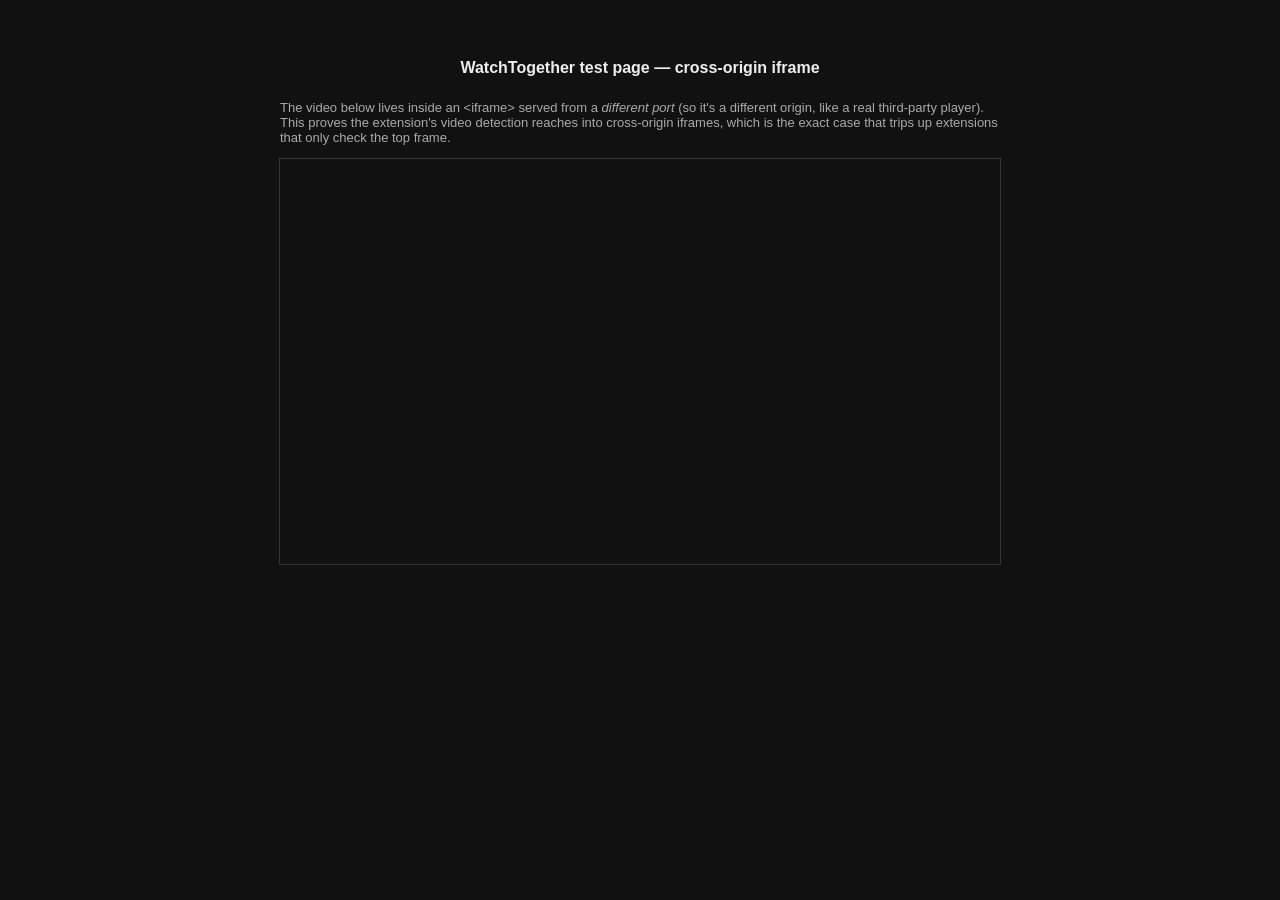
<file: test/iframe-host/index.html>
<!DOCTYPE html>
<html>
<head>
  <meta charset="utf-8" />
  <title>WatchTogether test — cross-origin iframe</title>
  <style>
    body { background: #111; color: #eee; font-family: sans-serif; display: flex; flex-direction: column; align-items: center; padding: 40px; }
    iframe { width: 720px; height: 405px; max-width: 90vw; border: 1px solid #333; }
    h1 { font-size: 16px; font-weight: 600; }
    p { color: #aaa; font-size: 13px; max-width: 720px; }
  </style>
</head>
<body>
  <h1>WatchTogether test page — cross-origin iframe</h1>
  <p>
    The video below lives inside an &lt;iframe&gt; served from a <em>different port</em>
    (so it's a different origin, like a real third-party player). This proves the
    extension's video detection reaches into cross-origin iframes, which is the exact
    case that trips up extensions that only check the top frame.
  </p>
  <iframe src="http://localhost:8788/player.html"></iframe>
</body>
</html>
</file>
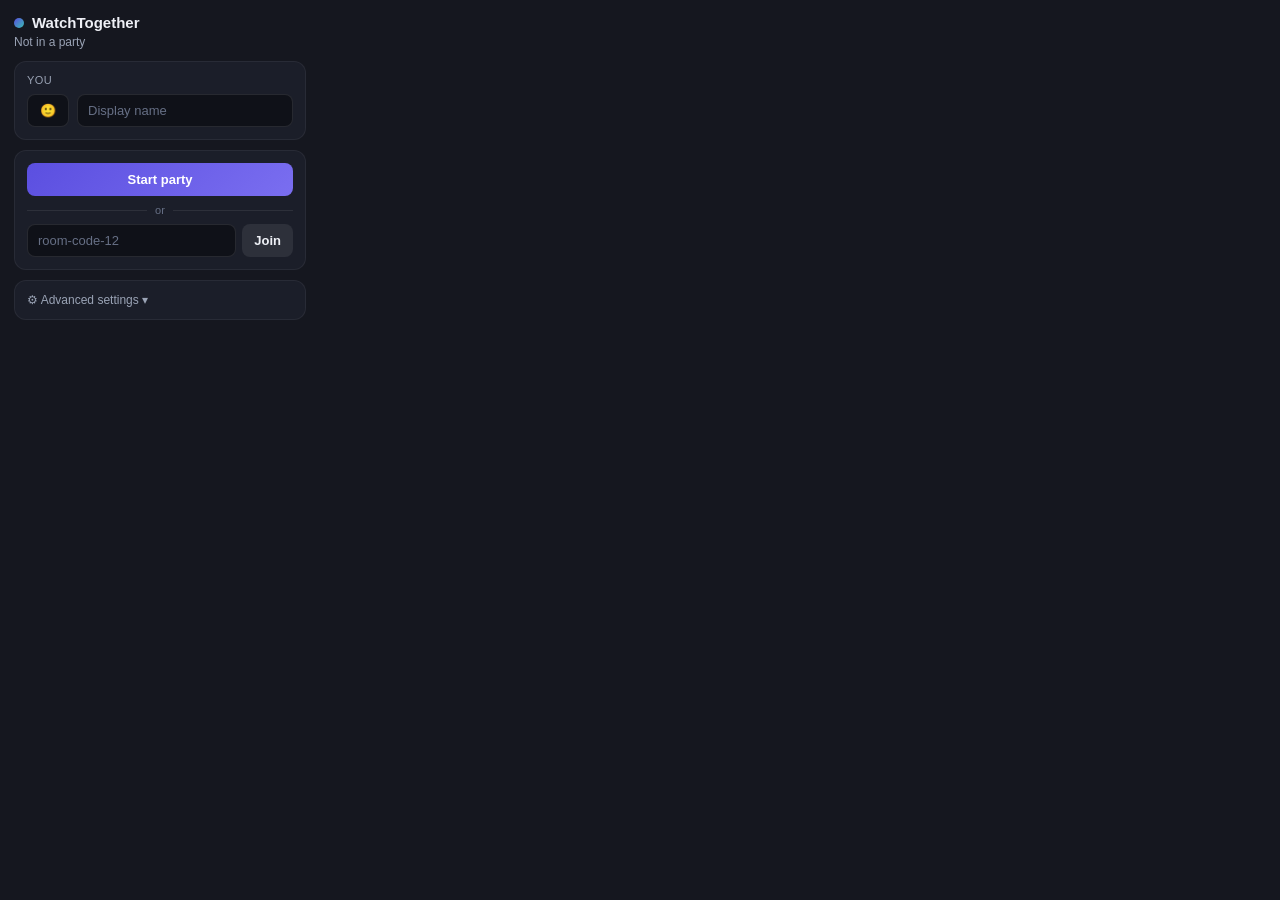
<file: popup/popup.html>
<!DOCTYPE html>
<html>
<head>
  <meta charset="utf-8" />
  <title>WatchTogether</title>
  <link rel="stylesheet" href="popup.css" />
</head>
<body>
  <div class="wrap">
    <header>
      <div class="brand">
        <span class="brand-dot"></span>
        <span>WatchTogether</span>
      </div>
      <div id="status-line" class="status-line">Not in a party</div>
    </header>

    <section id="netflix-note" class="netflix-note hidden">
      WatchTogether doesn't sync Netflix — use Teleparty for that on this tab.
    </section>

    <section id="profile-section" class="card">
      <div class="card-title">You</div>
      <div class="profile-row">
        <input id="avatar-input" class="avatar-input" maxlength="2" value="🙂" />
        <input id="name-input" class="name-input" type="text" placeholder="Display name" maxlength="24" />
      </div>
    </section>

    <section id="idle-section" class="card">
      <button id="start-btn" class="btn btn-primary">Start party</button>
      <div class="divider"><span>or</span></div>
      <div class="join-row">
        <input id="join-code" type="text" placeholder="room-code-12" />
        <button id="join-btn" class="btn btn-secondary">Join</button>
      </div>
    </section>

    <section id="active-section" class="card hidden">
      <div class="room-row">
        <div>
          <div class="room-label">Room code</div>
          <div id="room-code" class="room-code">—</div>
        </div>
        <button id="copy-code-btn" class="btn btn-ghost">Copy</button>
      </div>
      <div id="peers-line" class="peers-line">Waiting for your partner…</div>
      <button id="open-same-page-btn" class="btn btn-secondary hidden">Open the same page</button>
      <button id="leave-btn" class="btn btn-danger">Leave party</button>
    </section>

    <section class="card">
      <button id="settings-toggle" class="settings-toggle">⚙ Advanced settings ▾</button>
      <div id="settings-body" class="settings-body hidden">
        <label class="checkbox-row">
          <input id="auto-pause-toggle" type="checkbox" checked />
          Auto-pause when either side is buffering
        </label>
        <label class="field-label">Custom TURN server URL (optional)</label>
        <input id="turn-url" type="text" placeholder="turn:your-turn-server.example.com:3478" />
        <label class="field-label">TURN username</label>
        <input id="turn-username" type="text" />
        <label class="field-label">TURN credential</label>
        <input id="turn-credential" type="password" />
        <button id="save-settings-btn" class="btn btn-secondary">Save settings</button>
        <p class="hint">Peer-to-peer connections can fail on some mobile/carrier networks without a TURN relay. See the README for free TURN options.</p>
      </div>
    </section>

    <footer>
      <span id="toast" class="toast"></span>
    </footer>
  </div>

  <script src="../shared/constants.js"></script>
  <script src="popup.js"></script>
</body>
</html>
</file>
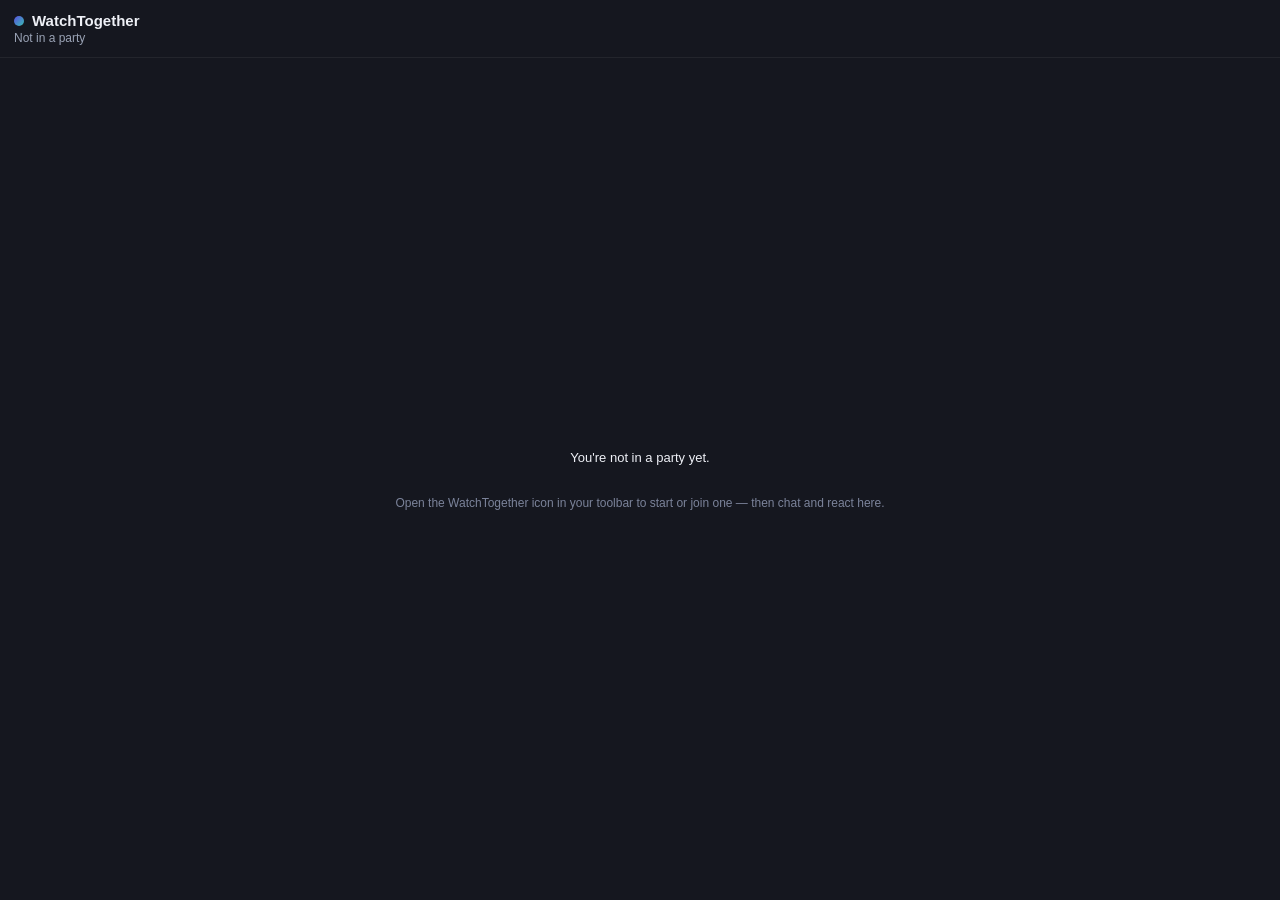
<file: sidepanel/sidepanel.html>
<!DOCTYPE html>
<html>
<head>
  <meta charset="utf-8" />
  <title>WatchTogether</title>
  <link rel="stylesheet" href="sidepanel.css" />
</head>
<body>
  <div class="panel">
    <header>
      <div class="brand">
        <span class="brand-dot"></span>
        <span>WatchTogether</span>
      </div>
      <div id="header-status" class="header-status">Not in a party</div>
    </header>

    <div id="empty-state" class="empty-state">
      <p>You're not in a party yet.</p>
      <p class="muted">Open the WatchTogether icon in your toolbar to start or join one — then chat and react here.</p>
    </div>

    <div id="chat-area" class="chat-area hidden">
      <div class="tools-row">
        <button id="ready-check-btn" class="tool-btn">⏱ Ready check</button>
        <button id="voice-btn" class="tool-btn">🎙️ Join voice</button>
        <button id="voice-mute-btn" class="tool-btn icon-only hidden" title="Mute/unmute your mic">🎤</button>
        <button id="voice-settings-btn" class="tool-btn icon-only" title="Microphone &amp; speaker">⚙</button>
      </div>
      <div id="voice-device-panel" class="voice-device-panel hidden">
        <label class="device-label" for="mic-select">Microphone</label>
        <select id="mic-select"></select>
        <label class="device-label" for="speaker-select">Speaker</label>
        <select id="speaker-select"></select>
        <p id="speaker-unsupported-note" class="device-note hidden">
          This browser/version doesn't support choosing an output device here — use your system's sound settings instead.
        </p>
        <p class="device-note">Microphone changes apply next time you join voice. Speaker changes apply immediately.</p>
      </div>
      <div id="voice-roster" class="voice-roster hidden"></div>

      <div id="messages" class="messages"></div>

      <div id="picker-panel" class="picker-panel hidden">
        <div class="picker-search-row">
          <input id="picker-search" type="text" placeholder="Search emoji (e.g. heart, laugh)" />
          <button id="picker-close" class="picker-close">×</button>
        </div>
        <div id="picker-tabs" class="picker-tabs"></div>
        <div id="picker-grid" class="picker-grid"></div>
      </div>

      <div class="reaction-bar-row">
        <div id="reaction-bar" class="reaction-bar"></div>
        <button id="edit-bar-btn" class="icon-btn" title="Customize reaction bar">✎</button>
        <button id="add-emoji-btn" class="icon-btn" title="More emoji">+</button>
      </div>
      <div id="bar-edit-tools" class="bar-edit-tools hidden">
        <span class="muted">Drag to reorder, click × to remove</span>
        <button id="reset-bar-btn" class="link-btn">Reset to default</button>
      </div>

      <div class="input-row">
        <button id="insert-emoji-btn" class="icon-btn" title="Insert emoji">🙂</button>
        <input id="chat-input" type="text" placeholder="Message your partner…" maxlength="500" />
        <button id="send-btn" class="btn btn-primary">Send</button>
      </div>
    </div>
  </div>

  <script src="../shared/constants.js"></script>
  <script src="../shared/emoji-storage.js"></script>
  <script src="../lib/emoji-data.js"></script>
  <script src="sidepanel.js"></script>
</body>
</html>
</file>
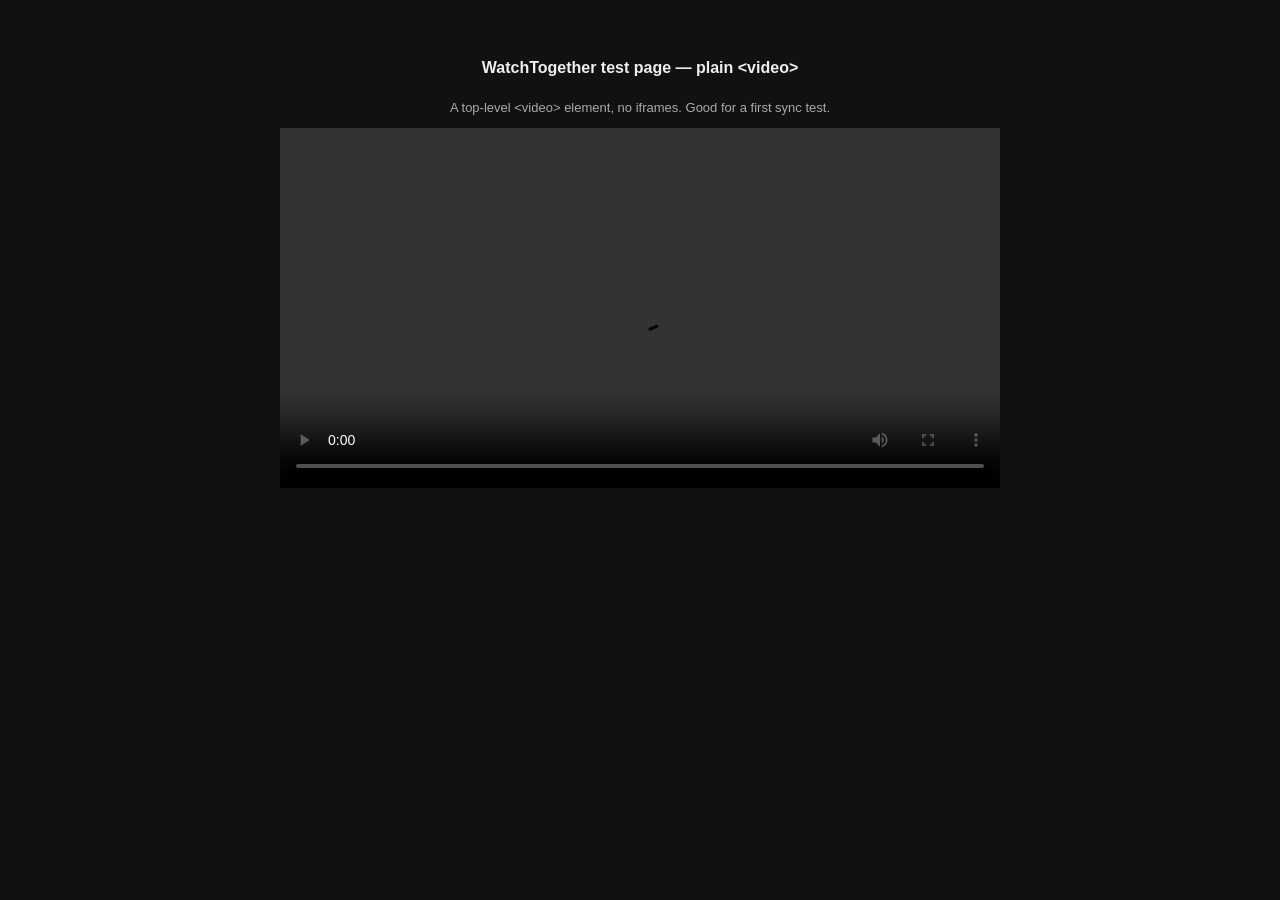
<file: test/plain-video.html>
<!DOCTYPE html>
<html>
<head>
  <meta charset="utf-8" />
  <title>WatchTogether test — plain video</title>
  <style>
    body { background: #111; color: #eee; font-family: sans-serif; display: flex; flex-direction: column; align-items: center; padding: 40px; }
    video { width: 720px; max-width: 90vw; background: #000; }
    h1 { font-size: 16px; font-weight: 600; }
    p { color: #aaa; font-size: 13px; }
  </style>
</head>
<body>
  <h1>WatchTogether test page — plain &lt;video&gt;</h1>
  <p>A top-level &lt;video&gt; element, no iframes. Good for a first sync test.</p>
  <video controls>
    <source src="https://interactive-examples.mdn.mozilla.net/media/cc0-videos/flower.mp4" type="video/mp4" />
  </video>
</body>
</html>
</file>
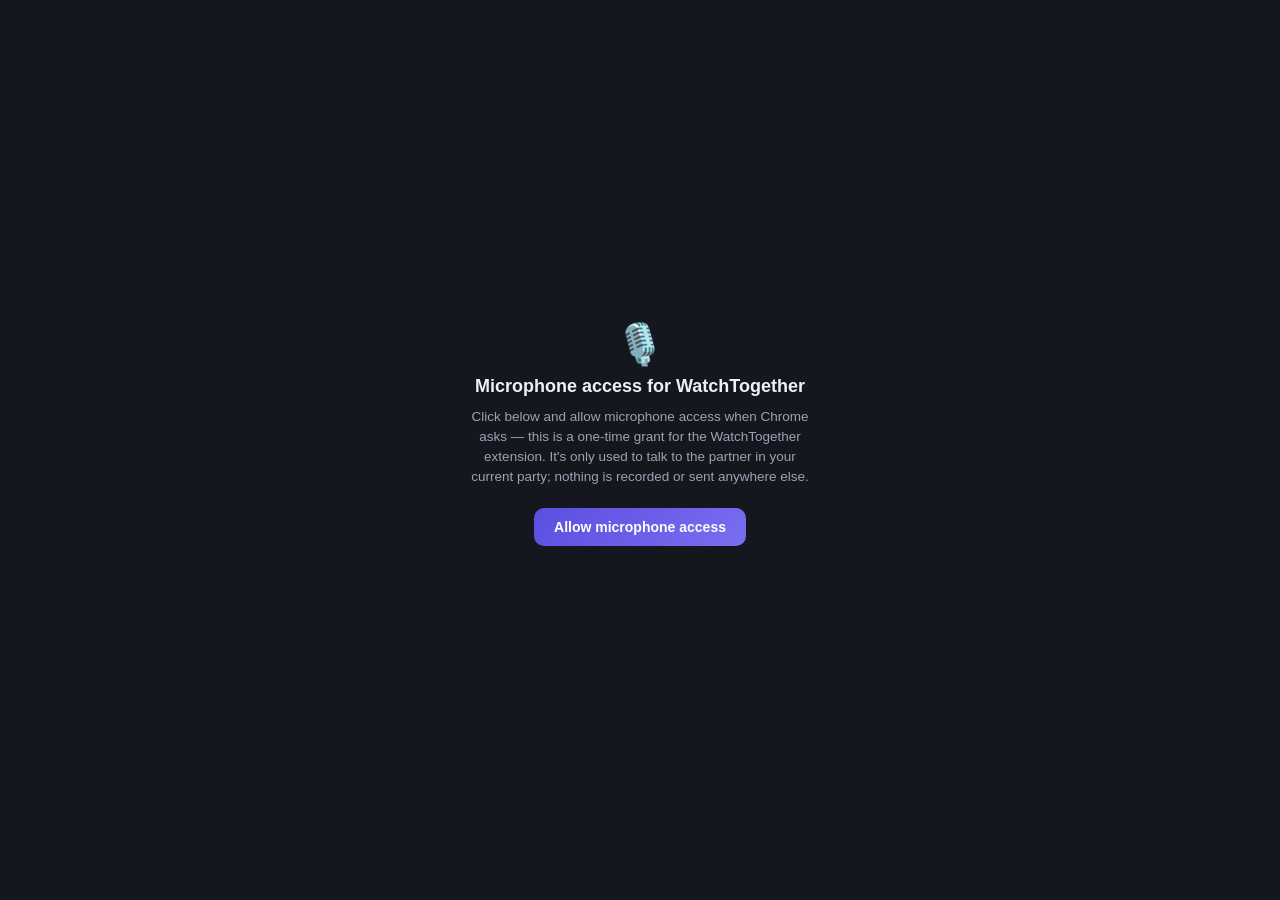
<file: voice/mic-permission.html>
<!DOCTYPE html>
<html>
<head>
  <meta charset="utf-8" />
  <title>WatchTogether — microphone access</title>
  <style>
    * { box-sizing: border-box; }
    body {
      margin: 0;
      min-height: 100vh;
      display: flex;
      align-items: center;
      justify-content: center;
      background: #15171f;
      color: #eef0f6;
      font-family: -apple-system, BlinkMacSystemFont, "Segoe UI", Roboto, Helvetica, Arial, sans-serif;
    }
    .card {
      max-width: 420px;
      padding: 32px;
      text-align: center;
    }
    .icon { font-size: 40px; margin-bottom: 8px; }
    h1 { font-size: 18px; margin: 0 0 10px; }
    p { color: #9aa3b5; font-size: 13.5px; line-height: 1.5; margin: 0 0 20px; }
    button {
      background: linear-gradient(135deg, #5b4fe0, #7a6ef0);
      color: white;
      border: none;
      border-radius: 10px;
      padding: 11px 20px;
      font-size: 14px;
      font-weight: 600;
      cursor: pointer;
    }
    button:hover { filter: brightness(1.1); }
    button:disabled { opacity: 0.6; cursor: default; }
    #status { margin-top: 16px; font-size: 13px; color: #9aa3b5; min-height: 18px; }
    #status.error { color: #ff9a85; }
    #status.success { color: #4ad88a; }
  </style>
</head>
<body>
  <div class="card">
    <div class="icon">🎙️</div>
    <h1>Microphone access for WatchTogether</h1>
    <p>
      Click below and allow microphone access when Chrome asks — this is a
      one-time grant for the WatchTogether extension. It's only used to talk
      to the partner in your current party; nothing is recorded or sent
      anywhere else.
    </p>
    <button id="allow-btn">Allow microphone access</button>
    <div id="status"></div>
  </div>

  <script src="../shared/constants.js"></script>
  <script src="mic-permission.js"></script>
</body>
</html>
</file>
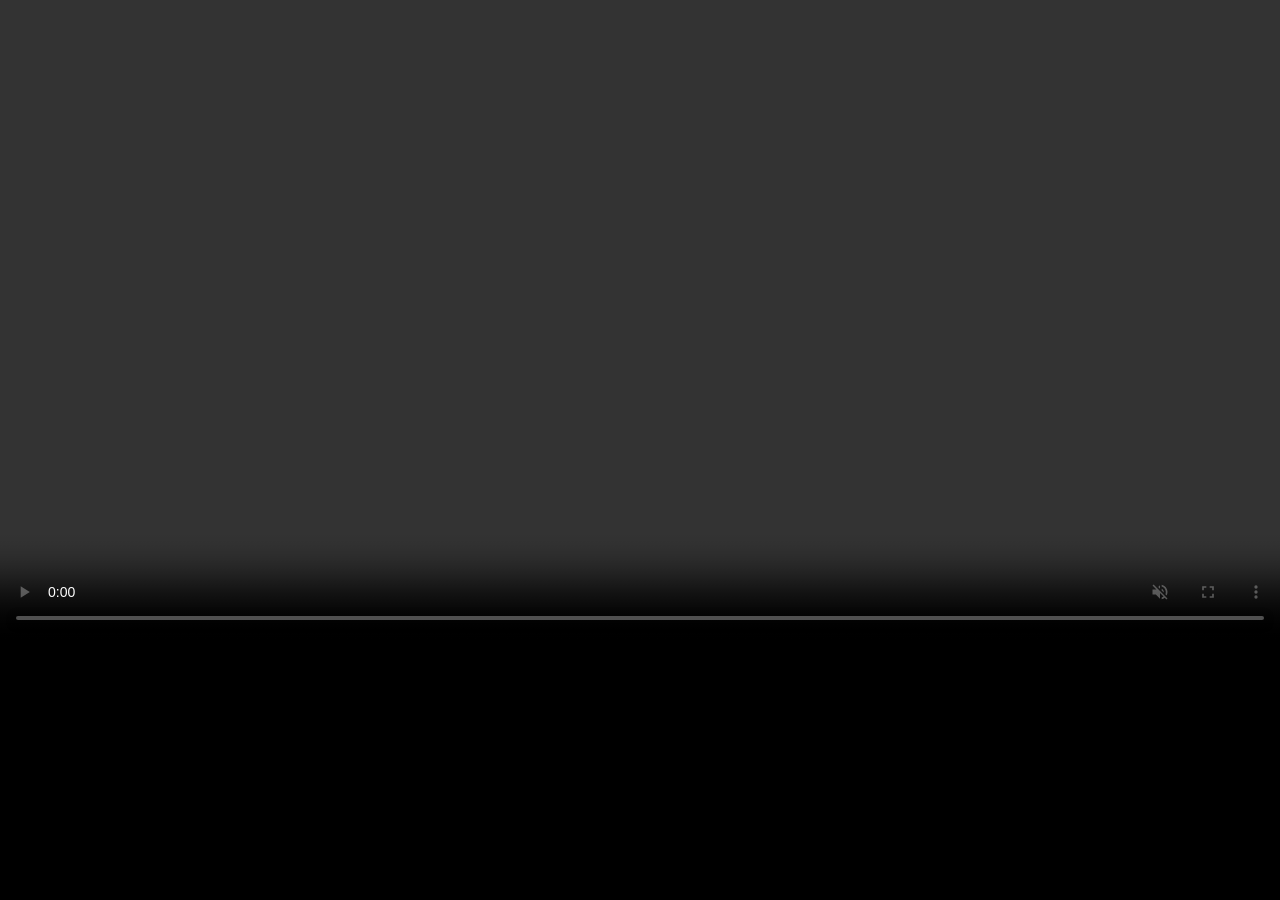
<file: test/iframe-player/player.html>
<!DOCTYPE html>
<html>
<head>
  <meta charset="utf-8" />
  <title>Embedded player</title>
  <style>
    body { margin: 0; background: #000; }
    video { width: 100%; display: block; }
  </style>
</head>
<body>
  <video controls autoplay muted>
    <source src="https://test-videos.co.uk/vids/bigbuckbunny/mp4/h264/360/Big_Buck_Bunny_360_10s_1MB.mp4" type="video/mp4" />
  </video>
</body>
</html>
</file>
<file: popup/popup.css>
* { box-sizing: border-box; }

body {
  margin: 0;
  width: 320px;
  background: #15171f;
  color: #eef0f6;
  font-family: -apple-system, BlinkMacSystemFont, "Segoe UI", Roboto, Helvetica, Arial, sans-serif;
  font-size: 13px;
}

.wrap { padding: 14px; display: flex; flex-direction: column; gap: 10px; }

header { display: flex; flex-direction: column; gap: 4px; margin-bottom: 2px; }

.brand { display: flex; align-items: center; gap: 8px; font-size: 15px; font-weight: 700; }
.brand-dot {
  width: 10px; height: 10px; border-radius: 50%;
  background: linear-gradient(135deg, #5b4fe0, #38bdb2);
}

.status-line { color: #9aa3b5; font-size: 12px; }

.netflix-note {
  background: rgba(229, 81, 59, 0.12);
  border: 1px solid rgba(229, 81, 59, 0.35);
  color: #ff9a85;
  padding: 8px 10px;
  border-radius: 8px;
  font-size: 12px;
  line-height: 1.4;
}

.card {
  background: #1b1e29;
  border: 1px solid rgba(255, 255, 255, 0.06);
  border-radius: 12px;
  padding: 12px;
  display: flex;
  flex-direction: column;
  gap: 8px;
}

.card-title { font-size: 11px; color: #9aa3b5; text-transform: uppercase; letter-spacing: 0.04em; }

.profile-row { display: flex; gap: 8px; }

.avatar-input {
  width: 42px;
  text-align: center;
  font-size: 18px;
}

input[type="text"], input[type="password"], .name-input, .avatar-input {
  background: #0f1118;
  border: 1px solid rgba(255, 255, 255, 0.1);
  border-radius: 8px;
  color: #eef0f6;
  padding: 8px 10px;
  font-size: 13px;
  outline: none;
}
input[type="text"]:focus, input[type="password"]:focus { border-color: #5b4fe0; }
.name-input { flex: 1; }
input::placeholder { color: #666f85; }

.btn {
  border: none;
  border-radius: 8px;
  padding: 9px 12px;
  font-size: 13px;
  font-weight: 600;
  cursor: pointer;
  transition: filter 0.15s ease;
}
.btn:hover { filter: brightness(1.1); }
.btn:active { filter: brightness(0.95); }

.btn-primary { background: linear-gradient(135deg, #5b4fe0, #7a6ef0); color: white; }
.btn-secondary { background: rgba(255, 255, 255, 0.08); color: #eef0f6; }
.btn-ghost { background: transparent; border: 1px solid rgba(255, 255, 255, 0.14); color: #eef0f6; }
.btn-danger { background: rgba(229, 81, 59, 0.15); color: #ff9a85; border: 1px solid rgba(229, 81, 59, 0.3); }

.divider { display: flex; align-items: center; gap: 8px; color: #666f85; font-size: 11px; }
.divider::before, .divider::after { content: ""; flex: 1; height: 1px; background: rgba(255, 255, 255, 0.08); }

.join-row { display: flex; gap: 6px; }
.join-row input { flex: 1; }

.room-row { display: flex; align-items: center; justify-content: space-between; }
.room-label { font-size: 11px; color: #9aa3b5; }
.room-code { font-size: 16px; font-weight: 700; letter-spacing: 0.02em; }

.peers-line { font-size: 12px; color: #9aa3b5; }

.settings-toggle {
  background: none;
  border: none;
  color: #9aa3b5;
  font-size: 12px;
  cursor: pointer;
  padding: 0;
  text-align: left;
}

.settings-body { display: flex; flex-direction: column; gap: 8px; margin-top: 6px; }

.checkbox-row { display: flex; align-items: center; gap: 8px; font-size: 12.5px; }

.field-label { font-size: 11px; color: #9aa3b5; margin-top: 2px; }

.hint { font-size: 11px; color: #666f85; line-height: 1.4; margin: 4px 0 0; }

.hidden { display: none !important; }

footer { min-height: 14px; }
.toast { font-size: 11.5px; color: #e0b64a; }
</file>
<file: sidepanel/sidepanel.css>
* { box-sizing: border-box; }

html, body {
  margin: 0;
  height: 100%;
  background: #15171f;
  color: #eef0f6;
  font-family: -apple-system, BlinkMacSystemFont, "Segoe UI", Roboto, Helvetica, Arial, sans-serif;
  font-size: 13px;
}

.panel { display: flex; flex-direction: column; height: 100vh; }

header {
  padding: 12px 14px;
  border-bottom: 1px solid rgba(255, 255, 255, 0.06);
  display: flex;
  flex-direction: column;
  gap: 2px;
}

.brand { display: flex; align-items: center; gap: 8px; font-size: 15px; font-weight: 700; }
.brand-dot { width: 10px; height: 10px; border-radius: 50%; background: linear-gradient(135deg, #5b4fe0, #38bdb2); }
.header-status { font-size: 12px; color: #9aa3b5; }

.empty-state {
  flex: 1;
  display: flex;
  flex-direction: column;
  align-items: center;
  justify-content: center;
  text-align: center;
  padding: 24px;
  gap: 6px;
}
.muted { color: #7b839a; font-size: 12px; }

.chat-area { flex: 1; display: flex; flex-direction: column; overflow: hidden; }
.hidden { display: none !important; }

.tools-row {
  display: flex;
  gap: 6px;
  padding: 10px 14px;
  border-bottom: 1px solid rgba(255, 255, 255, 0.06);
}

.tool-btn {
  background: rgba(255, 255, 255, 0.06);
  border: none;
  border-radius: 8px;
  color: #eef0f6;
  font-size: 12px;
  font-weight: 600;
  padding: 7px 10px;
  cursor: pointer;
  flex: 1;
}
.tool-btn:hover { background: rgba(255, 255, 255, 0.14); }
.tool-btn.icon-only { flex: 0 0 auto; font-size: 15px; padding: 7px 10px; }
.tool-btn.active { background: rgba(91, 79, 224, 0.35); color: #cdd3ff; }

.voice-device-panel {
  display: flex;
  flex-direction: column;
  gap: 4px;
  padding: 10px 14px;
  border-bottom: 1px solid rgba(255, 255, 255, 0.06);
  background: rgba(255, 255, 255, 0.02);
}

.device-label {
  font-size: 10.5px;
  text-transform: uppercase;
  letter-spacing: 0.04em;
  color: #9aa3b5;
  margin-top: 4px;
}
.device-label:first-child { margin-top: 0; }

.voice-device-panel select {
  background: #0f1118;
  border: 1px solid rgba(255, 255, 255, 0.1);
  border-radius: 8px;
  color: #eef0f6;
  padding: 6px 8px;
  font-size: 12.5px;
  outline: none;
}
.voice-device-panel select:focus { border-color: #5b4fe0; }

.device-note {
  font-size: 10.5px;
  color: #666f85;
  line-height: 1.4;
  margin: 6px 0 0;
}

.voice-roster {
  display: flex;
  flex-wrap: wrap;
  gap: 6px;
  padding: 0 14px 10px;
}

.voice-peer {
  display: flex;
  align-items: center;
  gap: 4px;
  background: rgba(255, 255, 255, 0.05);
  border-radius: 20px;
  padding: 3px 9px 3px 5px;
  font-size: 11.5px;
  color: #cfd4e6;
}

.voice-peer-avatar {
  font-size: 13px;
  border-radius: 50%;
  transition: box-shadow 0.15s ease;
}
.voice-peer.speaking .voice-peer-avatar {
  box-shadow: 0 0 0 2px #4ad88a;
  border-radius: 50%;
}
.voice-peer-muted { opacity: 0.6; }

.messages {
  flex: 1;
  overflow-y: auto;
  padding: 12px 14px;
  display: flex;
  flex-direction: column;
  gap: 8px;
}

.msg-chat { background: rgba(255, 255, 255, 0.05); border-radius: 10px; padding: 6px 10px; max-width: 92%; }
.msg-head { display: flex; align-items: center; gap: 6px; font-size: 11px; color: #9aa3b5; margin-bottom: 2px; }
.msg-name { font-weight: 700; color: #cfd4e6; }
.msg-time { margin-left: auto; }
.msg-text { font-size: 13px; word-break: break-word; }

.msg-system { align-self: center; font-size: 11.5px; color: #7b839a; font-style: italic; }

.msg-reaction { display: flex; align-items: center; gap: 6px; align-self: flex-start; font-size: 12px; color: #9aa3b5; }
.msg-reaction-emoji { font-size: 18px; }

.reaction-bar-row {
  display: flex;
  align-items: center;
  gap: 6px;
  padding: 8px 10px;
  border-top: 1px solid rgba(255, 255, 255, 0.06);
}

.reaction-bar { display: flex; gap: 4px; flex: 1; overflow-x: auto; }

.bar-emoji {
  position: relative;
  background: rgba(255, 255, 255, 0.06);
  border: none;
  border-radius: 8px;
  font-size: 18px;
  padding: 4px 8px;
  cursor: pointer;
  flex-shrink: 0;
}
.bar-emoji:hover { background: rgba(255, 255, 255, 0.14); }

.bar-emoji-remove {
  position: absolute;
  top: -6px;
  right: -4px;
  background: #e5513b;
  color: white;
  border-radius: 50%;
  width: 15px;
  height: 15px;
  font-size: 11px;
  line-height: 15px;
  text-align: center;
}

.icon-btn {
  background: rgba(255, 255, 255, 0.06);
  border: none;
  border-radius: 8px;
  color: #eef0f6;
  font-size: 15px;
  padding: 5px 9px;
  cursor: pointer;
  flex-shrink: 0;
}
.icon-btn:hover { background: rgba(255, 255, 255, 0.14); }

.bar-edit-tools {
  display: flex;
  align-items: center;
  justify-content: space-between;
  padding: 0 10px 8px;
  font-size: 11.5px;
}

.link-btn { background: none; border: none; color: #7aa7ff; cursor: pointer; font-size: 11.5px; text-decoration: underline; padding: 0; }

.input-row {
  display: flex;
  gap: 6px;
  padding: 10px;
  border-top: 1px solid rgba(255, 255, 255, 0.06);
}

#chat-input {
  flex: 1;
  background: #0f1118;
  border: 1px solid rgba(255, 255, 255, 0.1);
  border-radius: 8px;
  color: #eef0f6;
  padding: 8px 10px;
  font-size: 13px;
  outline: none;
}
#chat-input:focus { border-color: #5b4fe0; }
#chat-input::placeholder { color: #666f85; }

.btn { border: none; border-radius: 8px; padding: 8px 14px; font-size: 13px; font-weight: 600; cursor: pointer; }
.btn-primary { background: linear-gradient(135deg, #5b4fe0, #7a6ef0); color: white; }
.btn-primary:hover { filter: brightness(1.1); }

/* ---- emoji picker ---- */
.picker-panel {
  border-top: 1px solid rgba(255, 255, 255, 0.06);
  display: flex;
  flex-direction: column;
  height: 260px;
}

.picker-search-row { display: flex; gap: 6px; padding: 8px 10px; }
#picker-search {
  flex: 1;
  background: #0f1118;
  border: 1px solid rgba(255, 255, 255, 0.1);
  border-radius: 8px;
  color: #eef0f6;
  padding: 7px 10px;
  font-size: 12.5px;
  outline: none;
}
#picker-search:focus { border-color: #5b4fe0; }

.picker-close { background: none; border: none; color: #9aa3b5; font-size: 18px; cursor: pointer; }

.picker-tabs { display: flex; gap: 2px; padding: 0 8px 6px; overflow-x: auto; }
.picker-tab {
  background: rgba(255, 255, 255, 0.05);
  border: none;
  border-radius: 6px;
  color: #cfd4e6;
  font-size: 15px;
  padding: 3px 7px;
  cursor: pointer;
  flex-shrink: 0;
}
.picker-tab:hover { background: rgba(255, 255, 255, 0.12); }

.picker-grid { flex: 1; overflow-y: auto; padding: 0 10px 10px; }

.picker-group-header {
  font-size: 10.5px;
  text-transform: uppercase;
  letter-spacing: 0.04em;
  color: #7b839a;
  margin: 8px 0 4px;
}

.picker-row { display: flex; flex-wrap: wrap; gap: 2px; }

.picker-cell {
  position: relative;
  background: none;
  border: none;
  font-size: 20px;
  width: 32px;
  height: 32px;
  border-radius: 6px;
  cursor: pointer;
}
.picker-cell:hover { background: rgba(255, 255, 255, 0.1); }

.picker-pin {
  position: absolute;
  bottom: -2px;
  right: -2px;
  background: #5b4fe0;
  color: white;
  border-radius: 50%;
  width: 14px;
  height: 14px;
  font-size: 10px;
  line-height: 14px;
  opacity: 0;
  transition: opacity 0.1s ease;
}
.picker-cell:hover .picker-pin { opacity: 1; }

.picker-empty { text-align: center; color: #666f85; padding: 20px; font-size: 12px; }
</file>
